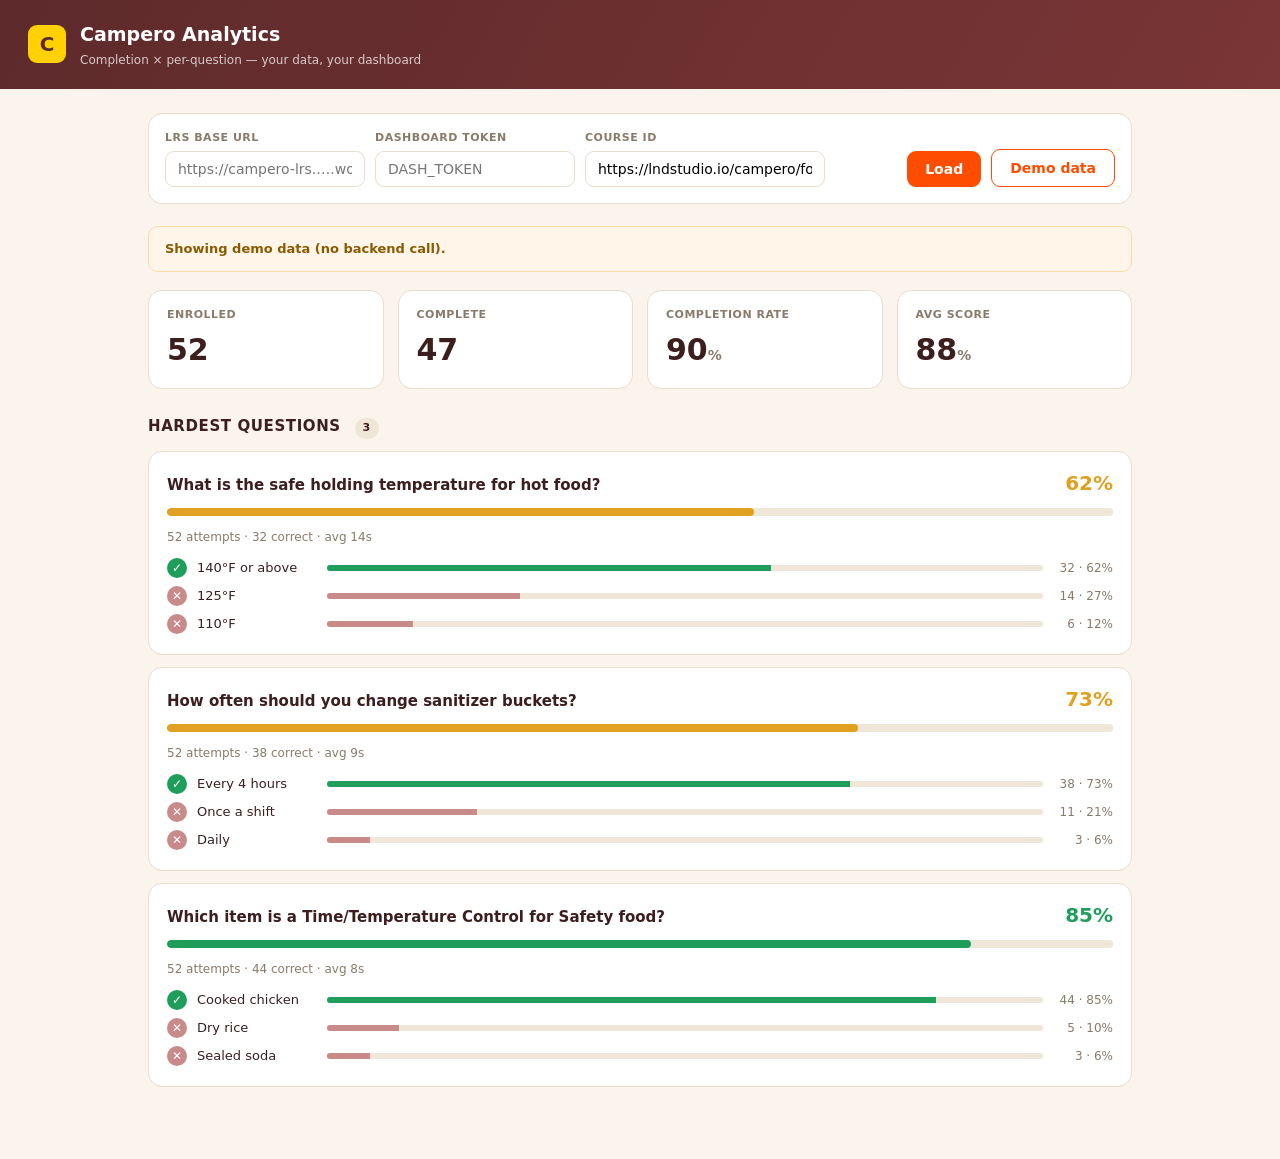
<file: analytics.html>
<!DOCTYPE html>
<html lang="en">
<head>
<meta charset="utf-8">
<meta name="viewport" content="width=device-width, initial-scale=1">
<title>Campero Analytics — Course Overview</title>
<style>
  :root{
    --ink:#3d1e1e; --paper:#fff; --bg:#faf4ec; --line:#eaddcd;
    --accent:#ff4d00; --accent2:#512e91; --good:#1e9e5a; --bad:#d64545;
    --muted:#8a7a6b; --card:#fff;
  }
  *{box-sizing:border-box}
  body{margin:0;background:var(--bg);color:var(--ink);
       font-family:'Segoe UI',system-ui,sans-serif;font-size:15px;line-height:1.5}
  header{background:linear-gradient(120deg,#5e2a2b,#7a3536);color:#fff;padding:20px 28px;
         display:flex;align-items:center;gap:14px;flex-wrap:wrap}
  header .logo{width:38px;height:38px;border-radius:9px;background:#ffd100;color:#5e2a2b;
       display:flex;align-items:center;justify-content:center;font-weight:900;font-size:20px}
  header h1{font-size:19px;margin:0;font-weight:800}
  header .sub{font-size:12px;opacity:.75;margin-top:2px}
  .wrap{max-width:1040px;margin:0 auto;padding:24px 28px 60px}
  .controls{display:flex;gap:10px;flex-wrap:wrap;align-items:flex-end;
       background:var(--card);border:1px solid var(--line);border-radius:14px;padding:16px;margin-bottom:22px}
  .controls label{display:block;font-size:11px;font-weight:700;text-transform:uppercase;
       letter-spacing:.5px;color:var(--muted);margin-bottom:5px}
  .controls input{padding:9px 12px;border:1.5px solid var(--line);border-radius:9px;
       font-size:14px;font-family:inherit;min-width:180px}
  .controls input:focus{outline:none;border-color:var(--accent)}
  .controls .grow{flex:1;min-width:240px}
  button{padding:10px 18px;border:none;border-radius:9px;background:var(--accent);color:#fff;
       font-weight:700;font-size:14px;cursor:pointer;font-family:inherit}
  button.ghost{background:transparent;color:var(--accent);border:1.5px solid var(--accent)}
  button:hover{filter:brightness(1.05)}
  .cards{display:grid;grid-template-columns:repeat(4,1fr);gap:14px;margin-bottom:26px}
  @media(max-width:720px){.cards{grid-template-columns:repeat(2,1fr)}}
  .stat{background:var(--card);border:1px solid var(--line);border-radius:14px;padding:16px 18px}
  .stat .k{font-size:11px;text-transform:uppercase;letter-spacing:.5px;color:var(--muted);font-weight:700}
  .stat .v{font-size:30px;font-weight:900;margin-top:4px}
  .stat .v small{font-size:14px;color:var(--muted);font-weight:700}
  h2{font-size:15px;text-transform:uppercase;letter-spacing:.6px;margin:24px 0 12px}
  .q{background:var(--card);border:1px solid var(--line);border-radius:14px;padding:16px 18px;margin-bottom:12px}
  .q .top{display:flex;justify-content:space-between;gap:14px;align-items:baseline}
  .q .prompt{font-weight:700;flex:1}
  .q .pct{font-weight:900;font-size:20px;white-space:nowrap}
  .bar{height:8px;border-radius:6px;background:#f0e6d8;margin:10px 0 12px;overflow:hidden}
  .bar > span{display:block;height:100%;border-radius:6px}
  .meta{font-size:12px;color:var(--muted);margin-bottom:8px}
  .ans{display:flex;align-items:center;gap:10px;font-size:13px;padding:4px 0}
  .ans .chip{width:20px;height:20px;border-radius:50%;display:flex;align-items:center;
       justify-content:center;font-size:12px;color:#fff;flex-shrink:0}
  .ans .abar{flex:1;height:6px;border-radius:5px;background:#f0e6d8;overflow:hidden}
  .ans .abar > span{display:block;height:100%}
  .ans .n{width:60px;text-align:right;color:var(--muted);font-size:12px}
  .banner{padding:12px 16px;border-radius:10px;margin-bottom:18px;font-size:13px;font-weight:600}
  .banner.info{background:#fff5e9;border:1px solid #ffd9a8;color:#8a5a00}
  .banner.err{background:#fdecec;border:1px solid #f3b4b4;color:#a01d1d}
  .muted{color:var(--muted)}
  .pill{display:inline-block;font-size:11px;font-weight:800;padding:2px 8px;border-radius:20px;
       background:#f0e6d8;color:var(--ink);margin-left:8px}
</style>
</head>
<body>
<header>
  <div class="logo">C</div>
  <div>
    <h1>Campero Analytics</h1>
    <div class="sub">Completion × per-question — your data, your dashboard</div>
  </div>
</header>

<div class="wrap">
  <div class="controls">
    <div>
      <label>LRS base URL</label>
      <input id="base" placeholder="https://campero-lrs.….workers.dev">
    </div>
    <div>
      <label>Dashboard token</label>
      <input id="token" type="password" placeholder="DASH_TOKEN">
    </div>
    <div class="grow">
      <label>Course id</label>
      <input id="course" class="grow" placeholder="https://lndstudio.io/campero/food-safety">
    </div>
    <button id="load">Load</button>
    <button id="demo" class="ghost">Demo data</button>
  </div>

  <div id="banner"></div>
  <div id="out"></div>
</div>

<script>
const $ = s => document.querySelector(s);

function fmtCards(c){
  const rate = c.completion_rate==null ? '—' : c.completion_rate+'<small>%</small>';
  const score = c.avg_score==null ? '—' : c.avg_score+'<small>%</small>';
  return `<div class="cards">
    <div class="stat"><div class="k">Enrolled</div><div class="v">${c.enrolled}</div></div>
    <div class="stat"><div class="k">Complete</div><div class="v">${c.complete}</div></div>
    <div class="stat"><div class="k">Completion rate</div><div class="v">${rate}</div></div>
    <div class="stat"><div class="k">Avg score</div><div class="v">${score}</div></div>
  </div>`;
}

function barColor(pct){ return pct>=80?'var(--good)':pct>=50?'#e0a020':'var(--bad)'; }

function fmtQuestion(q){
  const total = q.answers.reduce((s,a)=>s+a.n,0) || 1;
  const answers = q.answers.map(a=>{
    const pct = Math.round(a.n/total*100);
    const col = a.correct ? 'var(--good)' : '#c98a8a';
    const chip = a.correct
      ? '<span class="chip" style="background:var(--good)">✓</span>'
      : '<span class="chip" style="background:#c98a8a">✕</span>';
    return `<div class="ans">${chip}
      <span style="min-width:120px">${esc(a.response)}</span>
      <span class="abar"><span style="width:${pct}%;background:${col}"></span></span>
      <span class="n">${a.n} · ${pct}%</span></div>`;
  }).join('');
  return `<div class="q">
    <div class="top"><div class="prompt">${esc(q.question||q.question_id)}</div>
      <div class="pct" style="color:${barColor(q.pct_correct)}">${q.pct_correct}%</div></div>
    <div class="bar"><span style="width:${q.pct_correct}%;background:${barColor(q.pct_correct)}"></span></div>
    <div class="meta">${q.attempts} attempts · ${q.correct} correct${q.avg_seconds!=null?' · avg '+q.avg_seconds+'s':''}</div>
    ${answers}
  </div>`;
}

function render(data){
  const c = data.completion;
  const hardest = data.hardest_questions||[];
  const html = fmtCards(c)
    + (c.enrolled===0 ? '<div class="banner info">No Absorb completion data yet — run the Absorb sync (P2) to populate this. Per-question analytics below come straight from the LRS.</div>' : '')
    + '<h2>Hardest questions <span class="pill">'+hardest.length+'</span></h2>'
    + (hardest.length ? hardest.map(fmtQuestion).join('')
        : '<div class="muted">No answered-question statements for this course yet.</div>')
    + (data.questions && data.questions.length>hardest.length
        ? '<h2>All questions</h2>'+data.questions.map(fmtQuestion).join('') : '');
  $('#out').innerHTML = html;
}

function esc(s){ return String(s==null?'':s).replace(/[&<>"]/g,m=>({'&':'&amp;','<':'&lt;','>':'&gt;','"':'&quot;'}[m])); }
function banner(msg,kind){ $('#banner').innerHTML = msg?`<div class="banner ${kind}">${esc(msg)}</div>`:''; }

async function load(){
  const base=$('#base').value.replace(/\/+$/,''), token=$('#token').value, course=$('#course').value.trim();
  if(!base||!token||!course){ banner('Fill in base URL, token, and course id — or click Demo data.','info'); return; }
  banner('Loading…','info');
  try{
    const r = await fetch(`${base}/api/analytics/course?course=${encodeURIComponent(course)}`,
      { headers:{ Authorization:`Bearer ${token}` }});
    if(!r.ok){ banner(`Request failed: ${r.status} ${await r.text()}`,'err'); return; }
    banner('',''); render(await r.json());
  }catch(e){ banner('Network error: '+e.message,'err'); }
}

// ---- Demo data (matches the /api/analytics/course response shape) ----
const DEMO = {
  course_id:"https://lndstudio.io/campero/food-safety",
  completion:{ enrolled:52, complete:47, in_progress:4, completion_rate:90, avg_score:88 },
  hardest_questions:[
    { question_id:"q3", question:"What is the safe holding temperature for hot food?",
      attempts:52, correct:32, pct_correct:62, avg_seconds:14,
      answers:[{response:"140°F or above",n:32,correct:true},{response:"125°F",n:14,correct:false},{response:"110°F",n:6,correct:false}] },
    { question_id:"q7", question:"How often should you change sanitizer buckets?",
      attempts:52, correct:38, pct_correct:73, avg_seconds:9,
      answers:[{response:"Every 4 hours",n:38,correct:true},{response:"Once a shift",n:11,correct:false},{response:"Daily",n:3,correct:false}] },
    { question_id:"q1", question:"Which item is a Time/Temperature Control for Safety food?",
      attempts:52, correct:44, pct_correct:85, avg_seconds:8,
      answers:[{response:"Cooked chicken",n:44,correct:true},{response:"Dry rice",n:5,correct:false},{response:"Sealed soda",n:3,correct:false}] },
  ]
};
DEMO.questions = DEMO.hardest_questions;

$('#load').onclick = load;
$('#demo').onclick = ()=>{ banner('Showing demo data (no backend call).','info'); $('#course').value=DEMO.course_id; render(DEMO); };

// Config seam — this module is self-contained and lift-out-able. When embedded
// (e.g. inside the Course Builder dashboard) the host writes the backend config
// to localStorage.campero_analytics_cfg = { base, token, course }. Standalone,
// the fields are just empty and it falls back to demo data.
function boot(){
  let cfg = {};
  try { cfg = JSON.parse(localStorage.getItem('campero_analytics_cfg') || '{}'); } catch(e){}
  if(cfg.base)   $('#base').value = cfg.base;
  if(cfg.token)  $('#token').value = cfg.token;
  if(cfg.course) $('#course').value = cfg.course;
  if(cfg.base && cfg.token && cfg.course) load();   // live
  else $('#demo').click();                          // never blank
}
window.addEventListener('DOMContentLoaded', boot);
</script>
</body>
</html>
</file>
